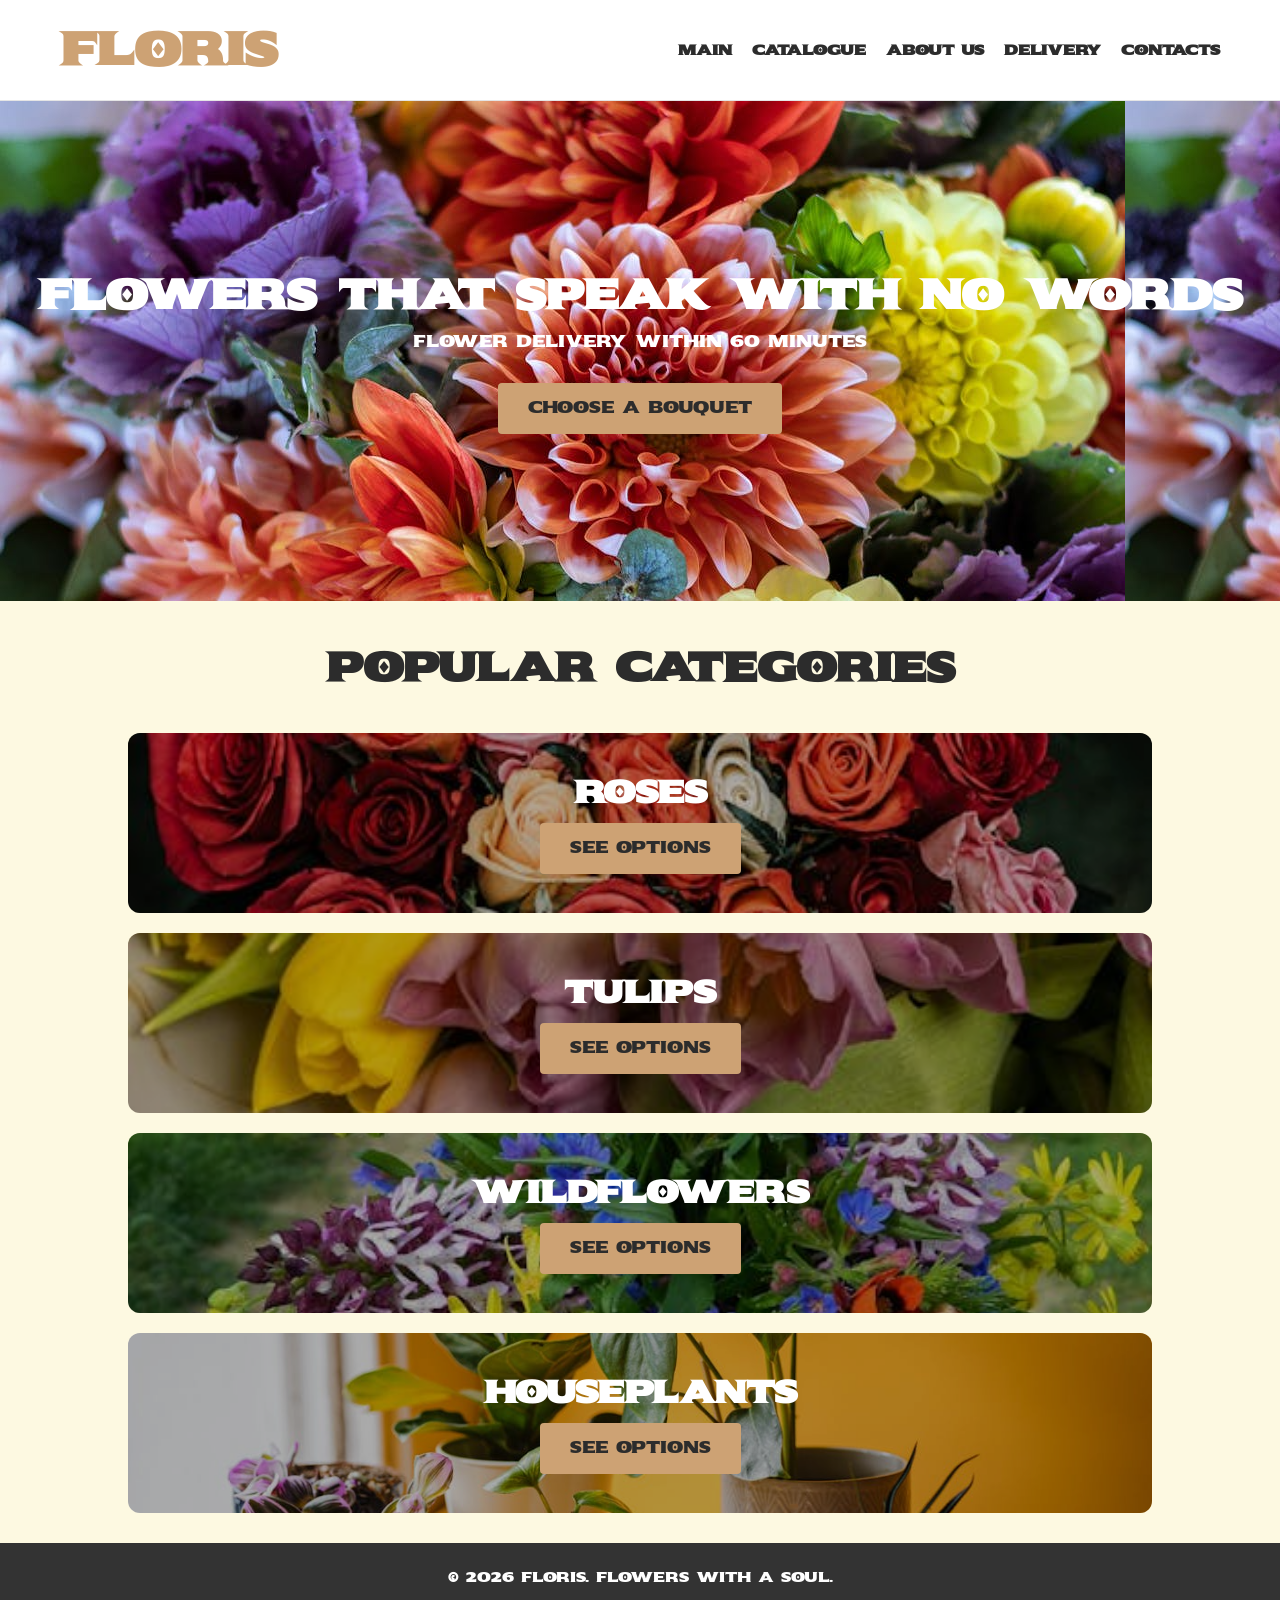
<file: index.html>
<!DOCTYPE html>
<html lang="uk">

<head>
    <meta charset="UTF-8">
    <meta name="viewport" content="width=device-width, initial-scale=1.0">
    <title>Floris - Main</title>
    <link rel="stylesheet" href="style.css">
</head>

<body>
    <header>
        <div class="container header-inner">
            <a href="index.html" class="logo">FLORIS</a>
            <input type="checkbox" id="menu-toggle" class="menu-toggle">
            <label for="menu-toggle" class="menu-icon">&#9776;</label>

            <nav>
                <ul>
                    <li><a href="index.html">MAIN</a></li>
                    <li><a href="catalogue.html">CATALOGUE</a></li>
                    <li><a href="about.html">ABOUT US</a></li>
                    <li><a href="delivery.html">DELIVERY</a></li>
                    <li><a href="contacts.html">CONTACTS</a></li>
                </ul>
            </nav>
        </div>
    </header>

    <section class="hero" style="background-image: url('images/banner.png')">
        <h1>FLOWERS THAT SPEAK WITH NO WORDS</h1>
        <p>FLOWER DELIVERY WITHIN 60 MINUTES</p>
        <a href="catalogue.html" class="btn">CHOOSE A BOUQUET</a>
    </section>

    <main class="container">
        <h2 class="categories-title">POPULAR CATEGORIES</h2>

        <div class="category-row" style="background-image: url('images/roses.png')">
            <h3>ROSES</h3>
            <a href="#" class="btn">SEE OPTIONS</a>
        </div>
        <div class="category-row" style="background-image: url('images/tulips.png')">
            <h3>TULIPS</h3>
            <a href="#" class="btn">SEE OPTIONS</a>
        </div>
        <div class="category-row" style="background-image: url('images/wild.png')">
            <h3>WILDFLOWERS</h3>
            <a href="#" class="btn">SEE OPTIONS</a>
        </div>
        <div class="category-row" style="background-image: url('images/house.png')">
            <h3>HOUSEPLANTS</h3>
            <a href="#" class="btn">SEE OPTIONS</a>
        </div>
    </main>

    <footer>© 2026 FLORIS. FLOWERS WITH A SOUL.</footer>
</body>

</html>
</file>
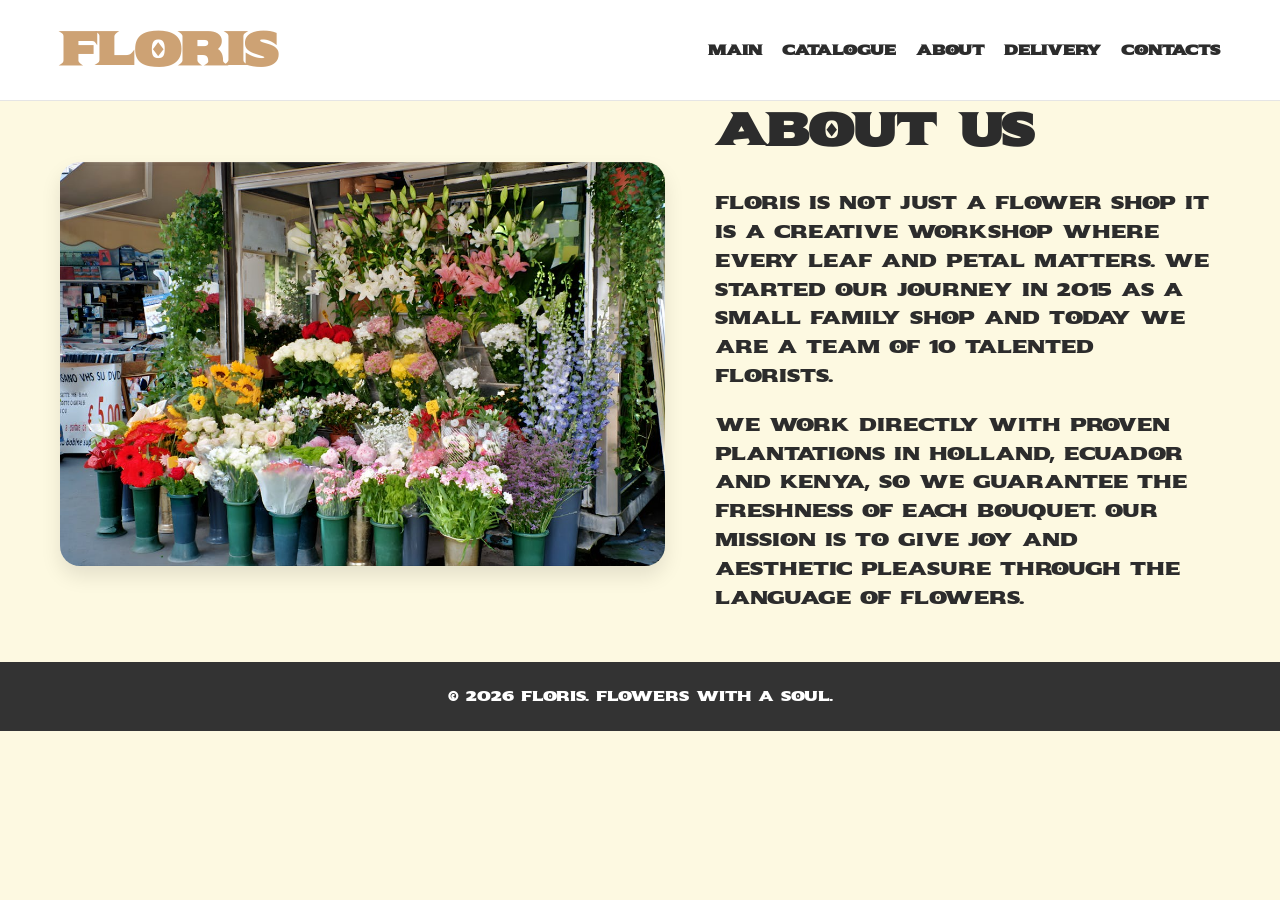
<file: about.html>
<!DOCTYPE html>
<html lang="uk">

<head>
    <meta charset="UTF-8">
    <meta name="viewport" content="width=device-width, initial-scale=1.0">
    <title>Floris - Про нас</title>
    <link rel="stylesheet" href="style.css">
</head>

<body>
    <header>
        <div class="container header-inner">
            <a href="index.html" class="logo">FLORIS</a>
            <input type="checkbox" id="menu-toggle" class="menu-toggle">
            <label for="menu-toggle" class="menu-icon">&#9776;</label>

            <nav>
                <ul>
                    <li><a href="index.html">MAIN</a></li>
                    <li><a href="catalogue.html">CATALOGUE</a></li>
                    <li><a href="about.html">ABOUT</a></li>
                    <li><a href="delivery.html">DELIVERY</a></li>
                    <li><a href="contacts.html">CONTACTS</a></li>
                </ul>
            </nav>
        </div>
    </header>

    <div class="container about-section">
        <div class="about-image">
            <img src="images/shop.png" alt="Floris Shop Interior">
        </div>
        <div class="about-text">
            <h2>ABOUT US</h2>
            <p>FLORIS IS NOT JUST A FLOWER SHOP IT IS A CREATIVE WORKSHOP WHERE EVERY LEAF AND PETAL MATTERS. WE STARTED
                OUR JOURNEY IN 2015 AS A SMALL FAMILY SHOP AND TODAY WE ARE A TEAM OF 10 TALENTED FLORISTS.</p>
            <p>WE WORK DIRECTLY WITH PROVEN PLANTATIONS IN HOLLAND, ECUADOR AND KENYA, SO WE GUARANTEE THE FRESHNESS OF
                EACH BOUQUET. OUR MISSION IS TO GIVE JOY AND AESTHETIC PLEASURE THROUGH THE LANGUAGE OF FLOWERS.</p>
        </div>
    </div>

    <footer>© 2026 FLORIS. FLOWERS WITH A SOUL.</footer>
</body>

</html>
</file>
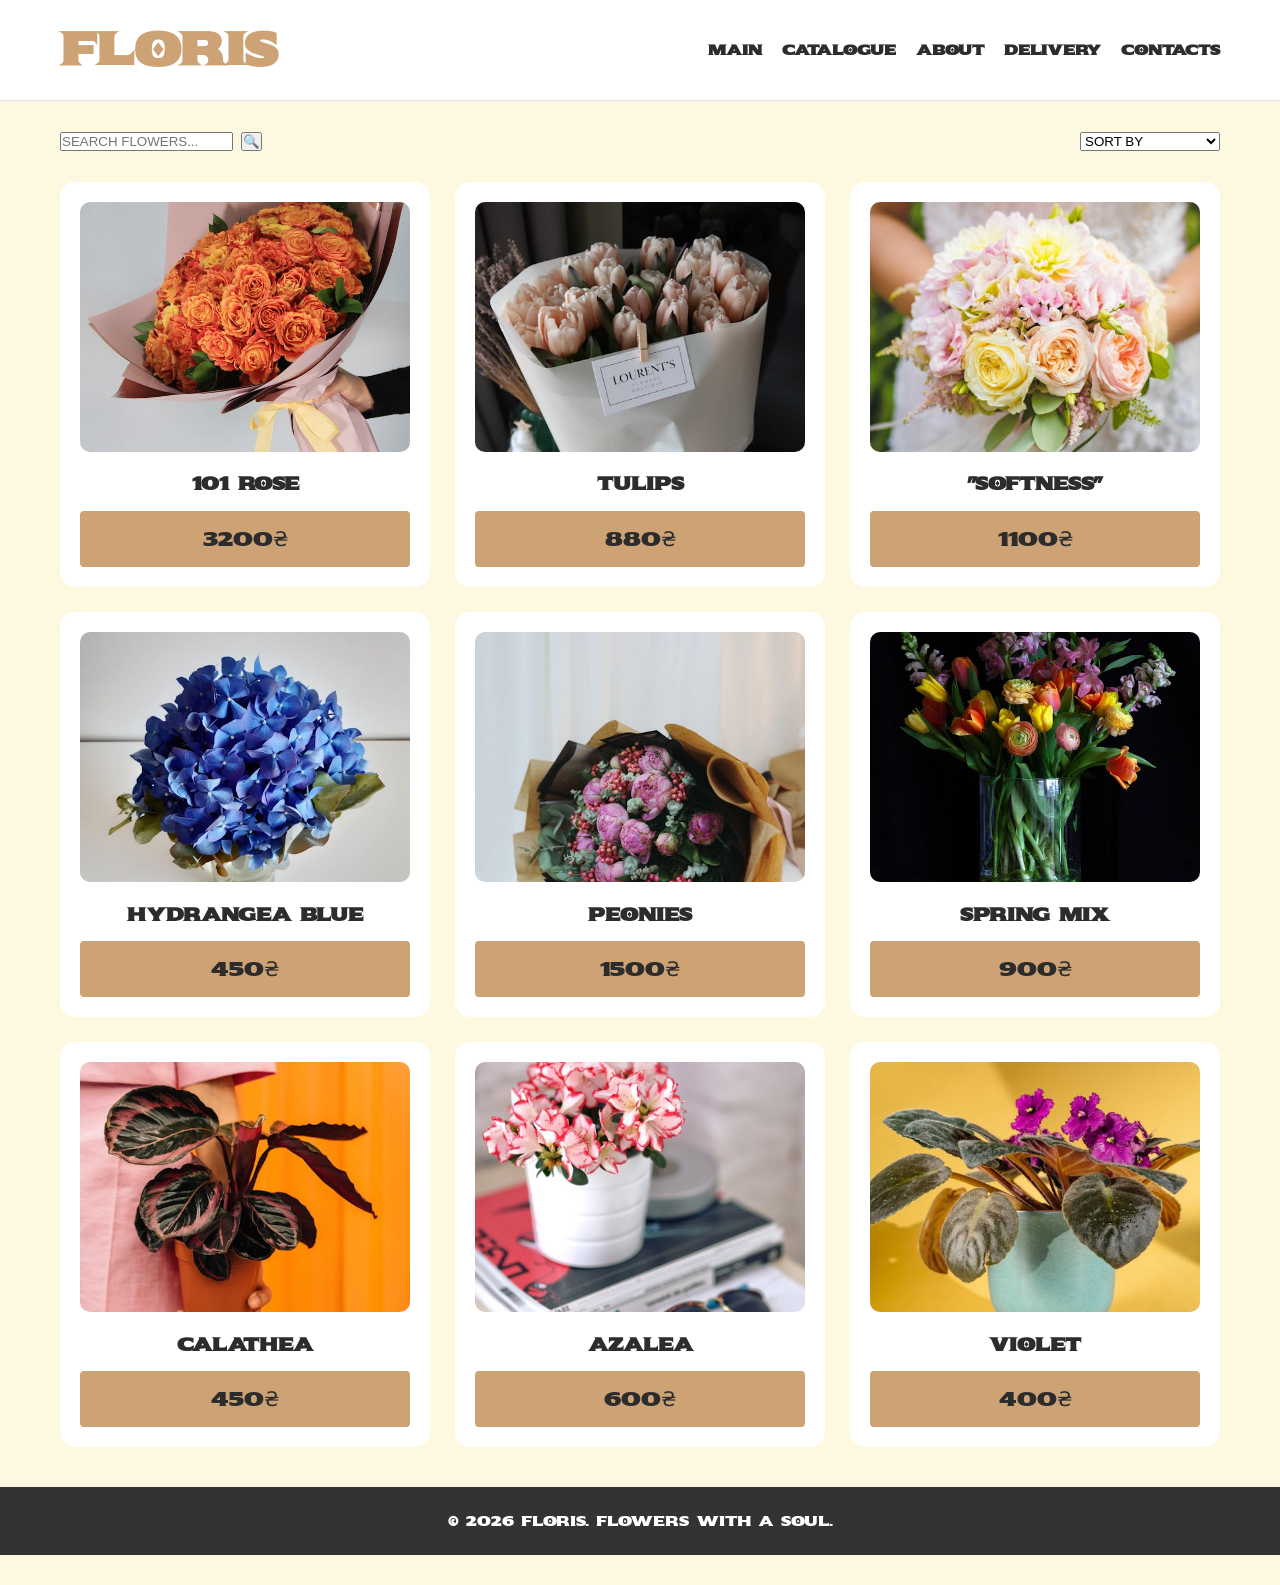
<file: catalogue.html>
<!DOCTYPE html>
<html lang="uk">

<head>
    <meta charset="UTF-8">
    <meta name="viewport" content="width=device-width, initial-scale=1.0">
    <title>Floris - Каталог</title>
    <link rel="stylesheet" href="style.css">
</head>

<body>
    <header>
        <div class="container header-inner">
            <a href="index.html" class="logo">FLORIS</a>
            <input type="checkbox" id="menu-toggle" class="menu-toggle">
            <label for="menu-toggle" class="menu-icon">&#9776;</label>

            <nav>
                <ul>
                    <li><a href="index.html">MAIN</a></li>
                    <li><a href="catalogue.html">CATALOGUE</a></li>
                    <li><a href="about.html">ABOUT</a></li>
                    <li><a href="delivery.html">DELIVERY</a></li>
                    <li><a href="contacts.html">CONTACTS</a></li>
                </ul>
            </nav>
        </div>
    </header>

    <div class="container">
        <div class="toolbar">
            <form class="search-box">
                <input type="text" placeholder="SEARCH FLOWERS...">
                <button type="submit">🔍</button>
            </form>

            <div class="sort-box">
                <select>
                    <option value="" disabled selected>SORT BY</option>
                    <option value="cheap">CHEAPEST FIRST</option>
                    <option value="expensive">MOST EXPENSIVE</option>
                    <option value="popular">POPULARITY</option>
                </select>
            </div>
        </div>

        <div class="product-grid">
            <div class="product-card">
                <img src="images/p1.png" alt="101 Rose">
                <h4>101 ROSE</h4>
                <button class="btn">3200₴</button>
            </div>
            <div class="product-card">
                <img src="images/p2.png" alt="Tulips">
                <h4>TULIPS</h4>
                <button class="btn">880₴</button>
            </div>
            <div class="product-card">
                <img src="images/p3.png" alt="Softness">
                <h4>"SOFTNESS"</h4>
                <button class="btn">1100₴</button>
            </div>
            <div class="product-card">
                <img src="images/p4.png" alt="Hydrangea">
                <h4>HYDRANGEA BLUE</h4>
                <button class="btn">450₴</button>
            </div>
            <div class="product-card">
                <img src="images/p5.png" alt="Peonies">
                <h4>PEONIES</h4>
                <button class="btn">1500₴</button>
            </div>
            <div class="product-card">
                <img src="images/p6.png" alt="Spring Mix">
                <h4>SPRING MIX</h4>
                <button class="btn">900₴</button>
            </div>
            <div class="product-card">
                <img src="images/p7.png" alt="Calathea">
                <h4>CALATHEA</h4>
                <button class="btn">450₴</button>
            </div>
            <div class="product-card">
                <img src="images/p8.png" alt="Azalea">
                <h4>AZALEA</h4>
                <button class="btn">600₴</button>
            </div>
            <div class="product-card">
                <img src="images/p9.png" alt="Violet">
                <h4>VIOLET</h4>
                <button class="btn">400₴</button>
            </div>
        </div>
    </div>

    <footer>© 2026 FLORIS. FLOWERS WITH A SOUL.</footer>
</body>

</html>
</file>
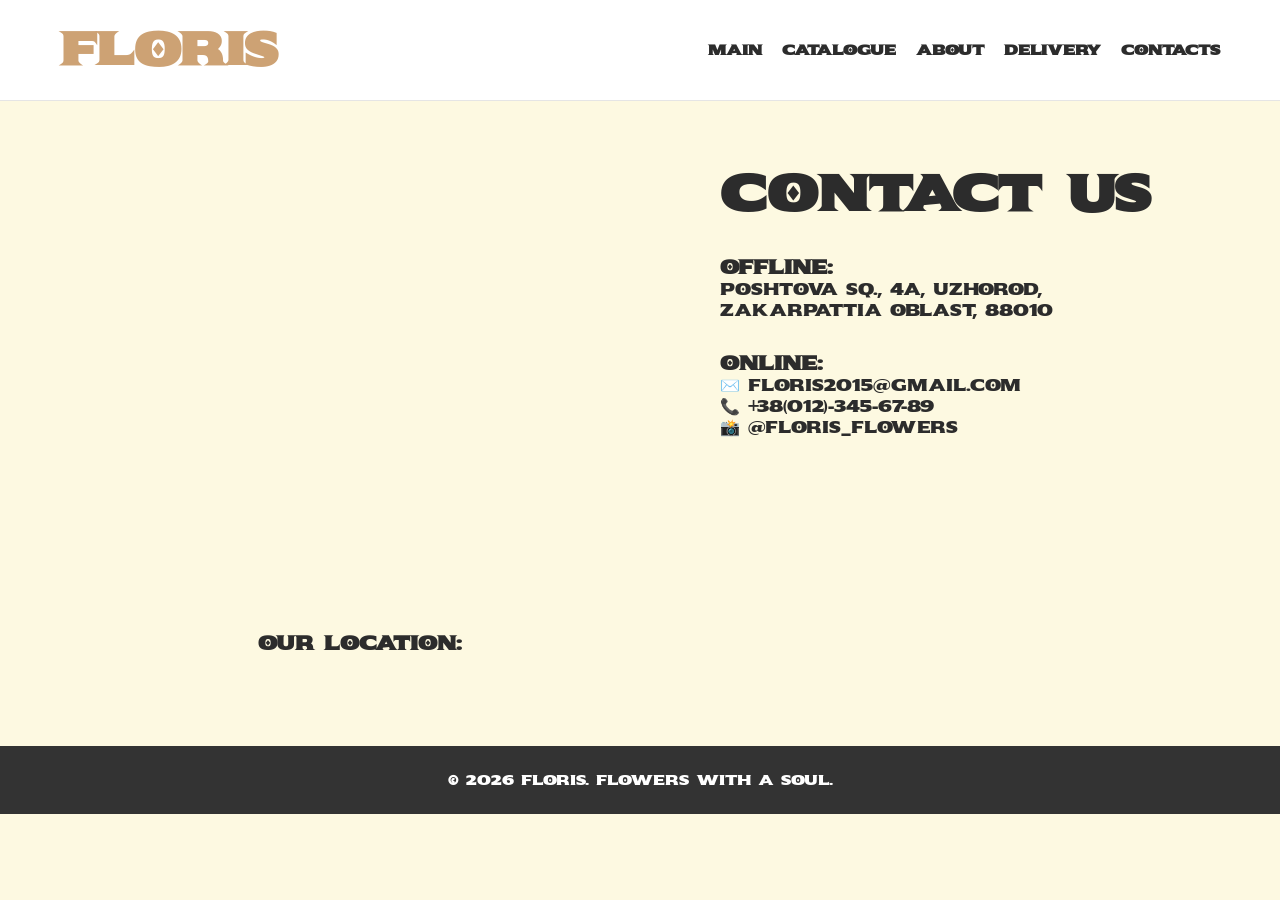
<file: contacts.html>
<!DOCTYPE html>
<html lang="uk">

<head>
    <meta charset="UTF-8">
    <meta name="viewport" content="width=device-width, initial-scale=1.0">
    <title>Floris - Контакти</title>
    <link rel="stylesheet" href="style.css">
</head>

<body>
    <header>
        <div class="container header-inner">
            <a href="index.html" class="logo">FLORIS</a>
            <input type="checkbox" id="menu-toggle" class="menu-toggle">
            <label for="menu-toggle" class="menu-icon">&#9776;</label>

            <nav>
                <ul>
                    <li><a href="index.html">MAIN</a></li>
                    <li><a href="catalogue.html">CATALOGUE</a></li>
                    <li><a href="about.html">ABOUT</a></li>
                    <li><a href="delivery.html">DELIVERY</a></li>
                    <li><a href="contacts.html">CONTACTS</a></li>
                </ul>
            </nav>
        </div>
    </header>
    <main class="container">
        <div class="contact-layout">
            <div class="map-container">
                <!-- Реальна карта Ужгорода, площа Поштова -->
                <iframe
                    src="https://www.google.com/maps/embed?pb=!1m18!1m12!1m3!1d2637.21534720!2d22.2965706!3d48.6212557!2m3!1f0!2f0!3f0!3m2!1i1024!2i768!4f13.1!3m3!1m2!1s0x473919b660000001%3A0x123456789abcdef!2sPoshtova%20Sq%2C%204A%2C%20Uzhhorod!5e0!3m2!1suk!2sua!4v1700000000000"
                    width="100%" height="450" style="border:0;" allowfullscreen="" loading="lazy"></iframe>
                <h3 style="text-align: center; margin-top: 15px;">OUR LOCATION:</h3>
            </div>
            <div class="contact-info">
                <h2 style="font-size: 50px; margin-bottom: 30px;">CONTACT US</h2>
                <div style="margin-bottom: 30px;">
                    <h3 style="color: var(--accent);">OFFLINE:</h3>
                    <p>POSHTOVA SQ., 4A, UZHOROD,</p>
                    <p>ZAKARPATTIA OBLAST, 88010</p>
                </div>
                <div>
                    <h3 style="color: var(--accent);">ONLINE:</h3>
                    <p>✉️ FLORIS2015@GMAIL.COM</p>
                    <p>📞 +38(012)-345-67-89</p>
                    <p>📸 @FLORIS_FLOWERS</p>
                </div>
            </div>
        </div>
    </main>
    <footer>© 2026 FLORIS. FLOWERS WITH A SOUL.</footer>
</body>

</html>
</file>
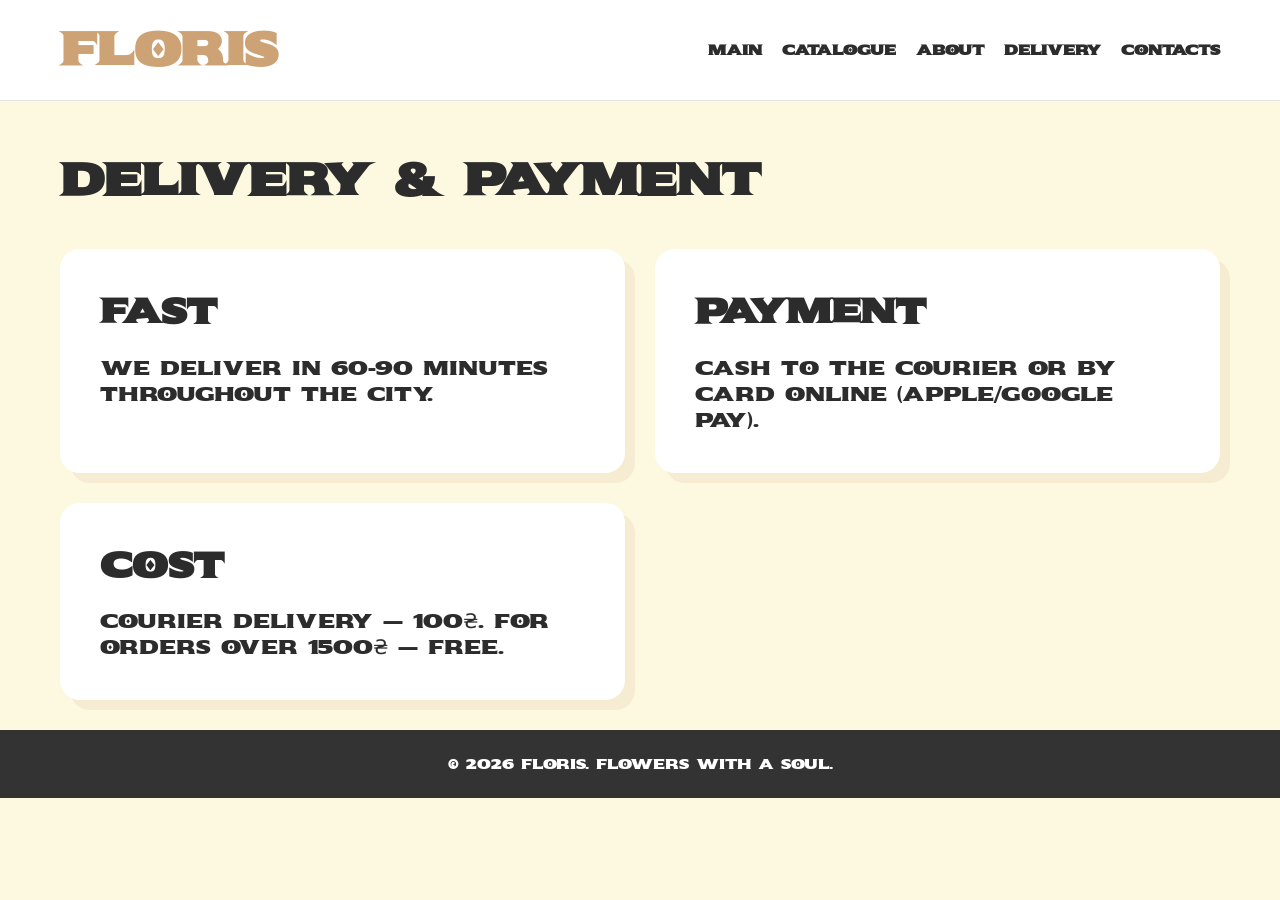
<file: delivery.html>
<!DOCTYPE html>
<html lang="uk">

<head>
    <meta charset="UTF-8">
    <meta name="viewport" content="width=device-width, initial-scale=1.0">
    <title>Floris - Доставка</title>
    <link rel="stylesheet" href="style.css">
</head>

<body>
    <header>
        <div class="container header-inner">
            <a href="index.html" class="logo">FLORIS</a>
            <input type="checkbox" id="menu-toggle" class="menu-toggle">
            <label for="menu-toggle" class="menu-icon">&#9776;</label>

            <nav>
                <ul>
                    <li><a href="index.html">MAIN</a></li>
                    <li><a href="catalogue.html">CATALOGUE</a></li>
                    <li><a href="about.html">ABOUT</a></li>
                    <li><a href="delivery.html">DELIVERY</a></li>
                    <li><a href="contacts.html">CONTACTS</a></li>
                </ul>
            </nav>
        </div>
    </header>
    <div class="container">
        <h2 style="font-size: 45px; margin: 50px 0 30px;">DELIVERY & PAYMENT</h2>
        <div class="delivery-grid">
            <div class="info-card">
                <h3>FAST</h3>
                <p>WE DELIVER IN 60-90 MINUTES THROUGHOUT THE CITY.</p>
            </div>
            <div class="info-card payment-card">
                <h3>PAYMENT</h3>
                <p>CASH TO THE COURIER OR BY CARD ONLINE (APPLE/GOOGLE PAY).</p>
            </div>
            <div class="info-card">
                <h3>COST</h3>
                <p>COURIER DELIVERY — 100₴. FOR ORDERS OVER 1500₴ — FREE.</p>
            </div>
        </div>
    </div>
    <footer>© 2026 FLORIS. FLOWERS WITH A SOUL.</footer>
</body>

</html>
</file>
<file: style.css>
/* Підключення шрифту */
@import url('https://fonts.googleapis.com/css2?family=Sekuya&display=swap');

/* Базові налаштування */
:root {
    --bg-color: #FDF9E1;
    --accent-color: #CDA274;
    --dark-text: #2C2C2C;
    --white: #FFFFFF;
    --footer-bg: #333333;
}

* {
    box-sizing: border-box;
    margin: 0;
    padding: 0;
}

body {
    font-family: 'Sekuya', sans-serif;
    background-color: var(--bg-color);
    color: var(--dark-text);
    text-transform: uppercase;
    line-height: 1.3;
}

.container {
    max-width: 1200px;
    margin: 0 auto;
    padding: 0 20px;
}

/* Header */
header {
    background-color: var(--white);
    padding: 20px 0;
    border-bottom: 1px solid rgba(0, 0, 0, 0.1);
}

.header-inner {
    display: flex;
    justify-content: space-between;
    align-items: center;
}

.logo {
    font-size: 46px;
    color: var(--accent-color);
    text-decoration: none;
    font-weight: bold;
}

/* Приховуємо чекбокс та іконку на великих екранах */
.menu-toggle {
    display: none;
}

.menu-icon {
    display: none;
    font-size: 35px;
    cursor: pointer;
    color: var(--accent-color);
    user-select: none;
}

nav ul {
    display: flex;
    list-style: none;
    gap: 20px;
}

nav a {
    text-decoration: none;
    color: var(--dark-text);
    font-weight: bold;
    font-size: 14px;
    transition: color 0.3s;
}

nav a:hover {
    color: var(--accent-color);
}

/* Кнопки */
.btn {
    background-color: var(--accent-color);
    color: var(--dark-text);
    padding: 15px 30px;
    border: none;
    border-radius: 4px;
    cursor: pointer;
    font-family: 'Sekuya';
    text-decoration: none;
    display: inline-block;
    transition: opacity 0.3s;
}

.btn:hover {
    opacity: 0.9;
}

/* Footer */
footer {
    background-color: var(--footer-bg);
    color: var(--white);
    text-align: center;
    padding: 25px 0;
    font-size: 14px;
    margin-top: 30px;
    margin-bottom: 30px;
}

/* --- Секції сторінок --- */

/* Головна (Main) */
.hero {
    height: 500px;
    background: linear-gradient(rgba(0, 0, 0, 0.2), rgba(0, 0, 0, 0.2)), url('images/hero.jpg') center/cover;
    display: flex;
    flex-direction: column;
    justify-content: center;
    align-items: center;
    text-align: center;
    color: var(--white);
}

.hero h1 {
    font-size: 42px;
    margin-bottom: 10px;
}

.hero p {
    font-size: 16px;
    margin-bottom: 30px;
}

.categories-title {
    text-align: center;
    font-size: 40px;
    margin: 40px 0;
}

.category-row {
    height: 180px;
    margin: auto;
    margin-bottom: 20px;
    border-radius: 12px;
    max-width: 1024px;
    display: flex;
    flex-direction: column;
    justify-content: center;
    align-items: center;
    background-size: cover;
    background-position: center;
    color: var(--white);
    position: relative;
    overflow: hidden;
}

.category-row::before {
    content: "";
    position: absolute;
    top: 0;
    left: 0;
    width: 100%;
    height: 100%;
    background: rgba(0, 0, 0, 0.3);
}

.category-row h3,
.category-row .btn {
    position: relative;
    z-index: 1;
}

.category-row h3 {
    font-size: 32px;
    margin-bottom: 10px;
}

/* Каталог (Catalogue) */
.toolbar {
    display: flex;
    justify-content: space-between;
    margin: 30px 0;
}

.tool-box {
    background: var(--white);
    padding: 15px 40px;
    border-radius: 8px;
    font-weight: bold;
    box-shadow: 0 2px 5px rgba(0, 0, 0, 0.05);
}

.product-grid {
    display: grid;
    grid-template-columns: repeat(3, 1fr);
    gap: 25px;
    margin-bottom: 40px;
}

.product-card {
    background: var(--white);
    padding: 20px;
    border-radius: 15px;
    text-align: center;
}

.product-card img {
    width: 100%;
    border-radius: 10px;
    margin-bottom: 15px;
    height: 250px;
    object-fit: cover;
}

.product-card h4 {
    margin-bottom: 15px;
    font-size: 18px;
}

.product-card .btn {
    width: 100%;
    font-size: 20px;
}

/* Про нас (About) */
.about-section {
    display: grid;
    grid-template-columns: 1.2fr 1fr;
    gap: 50px;
    padding: 60px 20;
    align-items: center;
}

.about-image img {
    width: 100%;
    border-radius: 20px;
    box-shadow: 0 10px 20px rgba(0, 0, 0, 0.1);
}

.about-text h2 {
    font-size: 45px;
    margin-bottom: 30px;
}

.about-text p {
    margin-bottom: 20px;
    line-height: 1.6;
    font-size: 18px;
}

/* Доставка (Delivery) */
.delivery-grid {
    display: grid;
    grid-template-columns: 1fr 1fr;
    gap: 30px;
    margin-top: 40px;
}

.info-card {
    background: var(--white);
    padding: 40px;
    border-radius: 20px;
    box-shadow: 10px 10px 0 rgba(205, 162, 116, 0.15);
}

.info-card h3 {
    font-size: 35px;
    margin-bottom: 20px;
}

.info-card p {
    font-size: 20px;
}

.payment-card {
    grid-row: span 1;
    display: flex;
    flex-direction: column;
    justify-content: center;
}

/* Контакти (Contacts) */
.contact-layout {
    display: grid;
    grid-template-columns: 1.2fr 1fr;
    gap: 60px;
    padding: 60px 0;
}

.map-box {
    background: var(--white);
    padding: 15px;
    border-radius: 20px;
    text-align: center;
}

.map-box img {
    width: 100%;
    border-radius: 15px;
    margin-bottom: 20px;
}

.map-box h3 {
    font-size: 24px;
}

.contact-info h2 {
    font-size: 48px;
    margin-bottom: 40px;
}

.contact-item {
    margin-bottom: 35px;
}

.contact-item h3 {
    font-size: 28px;
    margin-bottom: 15px;
    color: var(--accent-color);
}

.contact-item p {
    font-size: 20px;
    margin-bottom: 8px;
}

/* Медіа-запит для планшетів та смартфонів (до 768px) */
@media (max-width: 768px) {

    /* Налаштування хедера для правильного позиціонування меню */
    .header-inner {
        position: relative;
        align-items: center;
    }

    /* Показуємо іконку списку */
    .menu-icon {
        display: block;
    }

    /* Ховаємо і відриваємо навігацію з потоку, щоб падала ПОВЕРХ контенту */
    nav {
        display: none;
        position: absolute;
        top: 100%;
        left: 0;
        width: 100%;
        z-index: 999;
        margin-top: 20px;
    }

    /* Вертикальний дизайн самого списку меню */
    nav ul {
        flex-direction: column;
        align-items: center;
        gap: 20px;
        background-color: var(--white);
        padding: 30px 0;
        border-radius: 0 0 15px 15px;
        /* Заокруглені кути знизу */
        box-shadow: 0 15px 25px rgba(0, 0, 0, 0.15);
        /* Тінь для ефекту глибини */
    }

    /* Якщо чекбокс натиснуто, показуємо сусідній тег nav */
    .menu-toggle:checked~nav {
        display: block;
    }

    /* Каталог: 2 товари в ряд */
    .product-grid {
        grid-template-columns: repeat(2, 1fr);
    }

    .toolbar {
        flex-direction: column;
        gap: 15px;
    }

    .search-box {
        width: 100%;
        display: flex;
    }

    .search-box input {
        flex-grow: 1;
    }

    /* Про нас, Доставка, Контакти: 1 колонка замість 2 */
    .info-card {
        padding: 20px;
    }

    .info-card h3 {
        font-size: 24px;
        margin-bottom: 10px;
    }

    .info-card p {
        font-size: 12px;
    }

    .about-section,
    .delivery-grid,
    .contact-layout {
        grid-template-columns: 1fr;
        gap: 30px;
    }

    /* Зменшення великих шрифтів */
    .hero h1 {
        font-size: 32px;
    }

    .about-text h2,
    .contact-info h2 {
        font-size: 36px;
    }

    h2 {
        font-size: 32px !important;
    }
}

/* Медіа-запит для мобільних телефонів (до 480px) */
@media (max-width: 480px) {

    /* Каталог: 1 товар в ряд на смартфонах */
    .product-grid {
        grid-template-columns: 1fr;
    }

    .hero h1 {
        font-size: 26px;
    }

    .hero p {
        font-size: 14px;
    }

    .logo {
        font-size: 36px;
    }

    .info-card {
        padding: 10px;
    }

    .categories-title {
        font-size: 22px !important;
    }

    h2 {
        font-size: 24px !important;
    }

    h3 {
        font-size: 20px !important;
    }

    .category-row h3 {
        font-size: 24px;
    }
}
</file>
